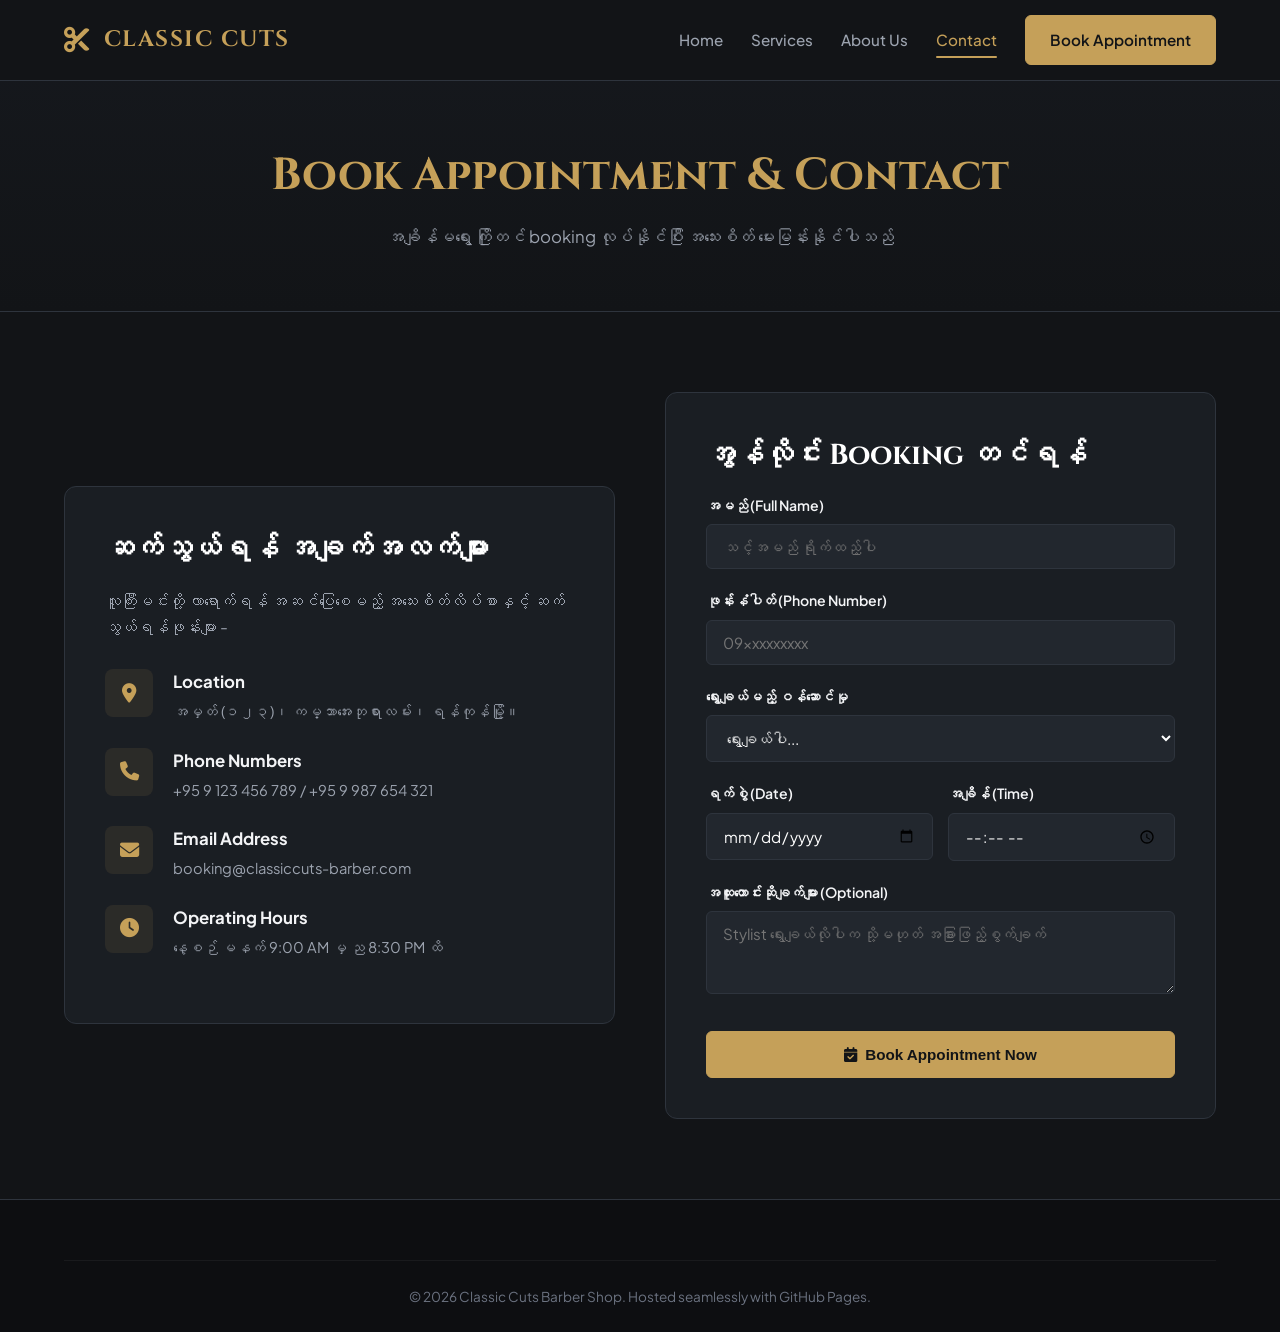
<file: contact.html>
<!DOCTYPE html>
<html lang="en">
<head>
  <meta charset="UTF-8">
  <meta name="viewport" content="width=device-width, initial-scale=1.0">
  <link rel="canonical" href="https://barber.swampyaeaung.site/" />
  <title>Contact & Booking - Classic Cuts</title>
  <link rel="stylesheet" href="css/style.css">
  <link rel="preconnect" href="https://fonts.googleapis.com">
  <link rel="preconnect" href="https://fonts.gstatic.com" crossorigin>
  <link href="https://fonts.googleapis.com/css2?family=Cinzel:wght@600;700;800&family=Plus+Jakarta+Sans:wght@300;400;500;600;700&display=swap" rel="stylesheet">
  <link rel="stylesheet" href="https://cdnjs.cloudflare.com/ajax/libs/font-awesome/6.5.1/css/all.min.css">
  <link rel="stylesheet" href="https://unpkg.com/aos@2.3.1/dist/aos.css">
  <!-- Cloudflare Turnstile Script -->
  <script src="https://challenges.cloudflare.com/turnstile/v0/api.js" async defer></script>
</head>
<body>
  <header class="navbar-wrapper" id="navbar">
    <div class="container nav-container">
      <a href="index.html" class="brand-logo">
        <i class="fa-solid fa-scissors"></i>
        <span>CLASSIC CUTS</span>
      </a>
      <nav class="nav-menu" id="navMenu">
        <a href="index.html" class="nav-link">Home</a>
        <a href="services.html" class="nav-link">Services</a>
        <a href="about.html" class="nav-link">About Us</a>
        <a href="contact.html" class="nav-link active">Contact</a>
        <a href="contact.html" class="btn btn-primary nav-cta">Book Appointment</a>
      </nav>
      <button class="mobile-toggle" id="mobileToggle" aria-label="Toggle menu">
        <i class="fa-solid fa-bars"></i>
      </button>
    </div>
  </header>

  <section class="page-header">
    <div class="container" data-aos="fade-up">
      <h1>Book Appointment & Contact</h1>
      <p>အချိန်မရွေး ကြိုတင် booking လုပ်နိုင်ပြီး အသေးစိတ် မေးမြန်းနိုင်ပါသည်</p>
    </div>
  </section>

  <section class="contact-section">
    <div class="container two-col-grid">
      <!-- Info Left -->
      <div class="contact-info-card" data-aos="fade-right">
        <h2>ဆက်သွယ်ရန် အချက်အလက်များ</h2>
        <p>လူကြီးမင်းတို့ လာရောက်ရန် အဆင်ပြေစေမည့် အသေးစိတ်လိပ်စာနှင့် ဆက်သွယ်ရန်ဖုန်းများ -</p>
        
        <div class="info-group">
          <div class="info-icon"><i class="fa-solid fa-location-dot"></i></div>
          <div>
            <h4>Location</h4>
            <p>အမှတ် (၁၂၃)၊ ကမ္ဘာအေးဘုရားလမ်း၊ ရန်ကုန်မြို့။</p>
          </div>
        </div>

        <div class="info-group">
          <div class="info-icon"><i class="fa-solid fa-phone"></i></div>
          <div>
            <h4>Phone Numbers</h4>
            <p>+95 9 123 456 789 / +95 9 987 654 321</p>
          </div>
        </div>

        <div class="info-group">
          <div class="info-icon"><i class="fa-solid fa-envelope"></i></div>
          <div>
            <h4>Email Address</h4>
            <p>booking@classiccuts-barber.com</p>
          </div>
        </div>

        <div class="info-group">
          <div class="info-icon"><i class="fa-solid fa-clock"></i></div>
          <div>
            <h4>Operating Hours</h4>
            <p>နေ့စဉ် မနက် 9:00 AM မှ ည 8:30 PM ထိ</p>
          </div>
        </div>
      </div>

      <!-- Booking Form Right -->
      <div class="booking-form-card" data-aos="fade-left">
        <h2>အွန်လိုင်း Booking တင်ရန်</h2>
        <form id="bookingForm">
          <div class="form-group">
            <label for="name">အမည် (Full Name)</label>
            <input type="text" id="name" required placeholder="သင့်အမည် ရိုက်ထည့်ပါ">
          </div>

          <div class="form-group">
            <label for="phone">ဖုန်းနံပါတ် (Phone Number)</label>
            <input type="tel" id="phone" required placeholder="09xxxxxxxxx">
          </div>

          <div class="form-group">
            <label for="service">ရွေးချယ်မည့် ဝန်ဆောင်မှု</label>
            <select id="service" required>
              <option value="">ရွေးချယ်ပါ...</option>
              <option value="fade">Signature Fade & Cut (15,000 MMK)</option>
              <option value="scissor">Classic Scissor Cut (12,000 MMK)</option>
              <option value="shave">Hot Towel Shave (10,000 MMK)</option>
              <option value="beard">Beard Sculpting (8,000 MMK)</option>
              <option value="facial">Charcoal Detox Facial (18,000 MMK)</option>
              <option value="combo">The Gentleman Full Combo (30,000 MMK)</option>
            </select>
          </div>

          <div class="form-row">
            <div class="form-group">
              <label for="date">ရက်စွဲ (Date)</label>
              <input type="date" id="date" required>
            </div>
            <div class="form-group">
              <label for="time">အချိန် (Time)</label>
              <input type="time" id="time" required>
            </div>
          </div>

          <div class="form-group">
            <label for="note">အထူးတောင်းဆိုချက်များ (Optional)</label>
            <textarea id="note" rows="3" placeholder="Stylist ရွေးချယ်လိုပါက သို့မဟုတ် အခြားဖြည့်စွက်ချက်"></textarea>
          </div>

          <!-- 1. Honeypot Field (Bot များအား ဖမ်းဆီးရန် လူမမြင်ရအောင် ဝှက်ထားသော အကွက်) -->
          <div style="display: none !important;" aria-hidden="true">
            <label for="website_url">Leave this empty</label>
            <input type="text" id="website_url" name="website_url" tabindex="-1" autocomplete="off">
          </div>

          <!-- 2. Cloudflare Turnstile CAPTCHA (သင့် Site Key ကို ဤနေရာတွင် ထည့်ပါ) -->
          <div class="form-group" style="margin-bottom: 15px;">
            <div class="cf-turnstile" data-sitekey="0x4AAAAAAFaZAum-LQpogjNj" data-theme="dark"></div>
          </div>

          <button type="submit" class="btn btn-primary submit-btn">
            <i class="fa-solid fa-calendar-check"></i> Book Appointment Now
          </button>
        </form>
        <div id="formFeedback" class="form-feedback hidden"></div>
      </div>
    </div>
  </section>

  <footer class="footer">
    <div class="container footer-bottom">
      <p>&copy; 2026 Classic Cuts Barber Shop. Hosted seamlessly with GitHub Pages.</p>
    </div>
  </footer>

  <script src="https://unpkg.com/aos@2.3.1/dist/aos.js"></script>
  <script src="js/main.js"></script>
</body>
</html>
</file>
<file: css/style.css>
/* -----------------------------------------------------------
   Theme Variables & Reset
----------------------------------------------------------- */
:root {
  --primary-gold: #c5a059;
  --primary-gold-hover: #dcb66f;
  --bg-dark: #121417;
  --bg-surface: #1a1e23;
  --bg-surface-elevated: #22272e;
  --text-main: #f3f4f6;
  --text-muted: #9ca3af;
  --border-color: #2e343d;
  --accent-glow: rgba(197, 160, 89, 0.2);
  --font-serif: 'Cinzel', serif;
  --font-sans: 'Plus Jakarta Sans', sans-serif;
  --transition-smooth: all 0.3s cubic-bezier(0.4, 0, 0.2, 1);
}

* {
  margin: 0;
  padding: 0;
  box-sizing: border-box;
}

body {
  font-family: var(--font-sans);
  background-color: var(--bg-dark);
  color: var(--text-main);
  line-height: 1.6;
  overflow-x: hidden;
}

a {
  text-decoration: none;
  color: inherit;
}

img {
  max-width: 100%;
  display: block;
}

/* -----------------------------------------------------------
   Layout Containers
----------------------------------------------------------- */
.container {
  width: 90%;
  max-width: 1200px;
  margin: 0 auto;
}

/* -----------------------------------------------------------
   Navbar Component (Responsive & Sticky)
----------------------------------------------------------- */
.navbar-wrapper {
  position: fixed;
  top: 0;
  left: 0;
  width: 100%;
  z-index: 1000;
  background-color: rgba(18, 20, 23, 0.85);
  backdrop-filter: blur(12px);
  border-bottom: 1px solid var(--border-color);
  transition: var(--transition-smooth);
}

.navbar-wrapper.scrolled {
  background-color: rgba(18, 20, 23, 0.98);
  box-shadow: 0 4px 20px rgba(0, 0, 0, 0.4);
}

.nav-container {
  display: flex;
  justify-content: space-between;
  align-items: center;
  height: 80px;
}

.brand-logo {
  display: flex;
  align-items: center;
  gap: 12px;
  font-family: var(--font-serif);
  font-size: 1.4rem;
  font-weight: 700;
  letter-spacing: 1.5px;
  color: var(--primary-gold);
}

.brand-logo i {
  font-size: 1.6rem;
}

.nav-menu {
  display: flex;
  align-items: center;
  gap: 28px;
}

.nav-link {
  font-size: 0.95rem;
  font-weight: 500;
  color: var(--text-muted);
  position: relative;
  transition: var(--transition-smooth);
}

.nav-link:hover,
.nav-link.active {
  color: var(--primary-gold);
}

.nav-link.active::after {
  content: '';
  position: absolute;
  bottom: -6px;
  left: 0;
  width: 100%;
  height: 2px;
  background-color: var(--primary-gold);
  border-radius: 2px;
}

.mobile-toggle {
  display: none;
  background: none;
  border: none;
  color: var(--primary-gold);
  font-size: 1.6rem;
  cursor: pointer;
}

/* -----------------------------------------------------------
   Buttons & Badges
----------------------------------------------------------- */
.btn {
  display: inline-flex;
  align-items: center;
  justify-content: center;
  gap: 8px;
  padding: 12px 24px;
  border-radius: 6px;
  font-weight: 600;
  font-size: 0.95rem;
  cursor: pointer;
  transition: var(--transition-smooth);
}

.btn-primary {
  background-color: var(--primary-gold);
  color: #121417;
  border: 1px solid var(--primary-gold);
}

.btn-primary:hover {
  background-color: var(--primary-gold-hover);
  border-color: var(--primary-gold-hover);
  transform: translateY(-2px);
  box-shadow: 0 6px 18px var(--accent-glow);
}

.btn-outline {
  background: transparent;
  color: var(--primary-gold);
  border: 1px solid var(--primary-gold);
}

.btn-outline:hover {
  background-color: rgba(197, 160, 89, 0.1);
  transform: translateY(-2px);
}

/* -----------------------------------------------------------
   Hero Section
----------------------------------------------------------- */
.hero-section {
  min-height: 90vh;
  position: relative;
  background-image: url('https://images.unsplash.com/photo-1585747860715-2ba37e788b70?auto=format&fit=crop&w=1920&q=80');
  background-size: cover;
  background-position: center;
  display: flex;
  align-items: center;
  padding-top: 80px;
}

.hero-overlay {
  position: absolute;
  inset: 0;
  background: linear-gradient(180deg, rgba(18, 20, 23, 0.7) 0%, rgba(18, 20, 23, 0.95) 100%);
}

.hero-content {
  position: relative;
  z-index: 2;
  max-width: 780px;
}

.sub-badge {
  display: inline-block;
  padding: 6px 14px;
  background: rgba(197, 160, 89, 0.15);
  border: 1px solid rgba(197, 160, 89, 0.3);
  color: var(--primary-gold);
  border-radius: 30px;
  font-size: 0.85rem;
  font-weight: 600;
  margin-bottom: 20px;
}

.hero-title {
  font-family: var(--font-serif);
  font-size: 3.2rem;
  line-height: 1.2;
  margin-bottom: 20px;
  color: #ffffff;
}

.hero-subtitle {
  font-size: 1.15rem;
  color: #d1d5db;
  margin-bottom: 35px;
}

.hero-actions {
  display: flex;
  gap: 16px;
  flex-wrap: wrap;
}

/* -----------------------------------------------------------
   Highlights Section
----------------------------------------------------------- */
.highlights-section {
  background-color: var(--bg-surface);
  padding: 35px 0;
  border-bottom: 1px solid var(--border-color);
}

.highlights-grid {
  display: grid;
  grid-template-columns: repeat(3, 1fr);
  gap: 25px;
}

.highlight-item {
  display: flex;
  align-items: center;
  gap: 18px;
}

.h-icon {
  width: 55px;
  height: 55px;
  border-radius: 50%;
  background: rgba(197, 160, 89, 0.1);
  color: var(--primary-gold);
  display: flex;
  align-items: center;
  justify-content: center;
  font-size: 1.4rem;
  border: 1px solid rgba(197, 160, 89, 0.25);
  flex-shrink: 0;
}

.highlight-item h3 {
  font-size: 1.05rem;
  margin-bottom: 4px;
}

.highlight-item p {
  font-size: 0.85rem;
  color: var(--text-muted);
}

/* -----------------------------------------------------------
   Cards Grid & Service Cards
----------------------------------------------------------- */
.preview-section,
.services-wrapper {
  padding: 80px 0;
}

.section-header {
  text-align: center;
  max-width: 650px;
  margin: 0 auto 50px;
}

.tagline {
  color: var(--primary-gold);
  text-transform: uppercase;
  font-size: 0.85rem;
  letter-spacing: 2px;
  font-weight: 700;
  display: block;
  margin-bottom: 8px;
}

.section-header h2 {
  font-family: var(--font-serif);
  font-size: 2.2rem;
  margin-bottom: 12px;
}

.cards-grid {
  display: grid;
  grid-template-columns: repeat(auto-fill, minmax(320px, 1fr));
  gap: 30px;
}

.service-card {
  background: var(--bg-surface);
  border: 1px solid var(--border-color);
  border-radius: 12px;
  overflow: hidden;
  transition: var(--transition-smooth);
  display: flex;
  flex-direction: column;
}

.service-card:hover {
  transform: translateY(-8px);
  border-color: var(--primary-gold);
  box-shadow: 0 12px 30px rgba(0, 0, 0, 0.45);
}

.card-img-wrap {
  position: relative;
  height: 220px;
  overflow: hidden;
}

.card-img-wrap img {
  width: 100%;
  height: 100%;
  object-fit: cover;
  transition: transform 0.5s ease;
}

.service-card:hover .card-img-wrap img {
  transform: scale(1.08);
}

.price-tag {
  position: absolute;
  top: 15px;
  right: 15px;
  background: rgba(18, 20, 23, 0.88);
  border: 1px solid var(--primary-gold);
  color: var(--primary-gold);
  font-weight: 700;
  padding: 5px 12px;
  border-radius: 6px;
  font-size: 0.9rem;
  backdrop-filter: blur(4px);
}

.card-body {
  padding: 24px;
  display: flex;
  flex-direction: column;
  flex-grow: 1;
}

.cat-pill {
  font-size: 0.75rem;
  font-weight: 600;
  color: var(--primary-gold);
  background: rgba(197, 160, 89, 0.1);
  padding: 3px 10px;
  border-radius: 4px;
  align-self: flex-start;
  margin-bottom: 10px;
}

.card-body h3 {
  font-size: 1.25rem;
  margin-bottom: 10px;
  color: #fff;
}

.card-body p {
  color: var(--text-muted);
  font-size: 0.92rem;
  margin-bottom: 20px;
  flex-grow: 1;
}

.card-meta {
  display: flex;
  justify-content: space-between;
  align-items: center;
  padding-top: 15px;
  border-top: 1px solid var(--border-color);
  font-size: 0.88rem;
  color: var(--text-muted);
}

.read-more, .book-now-btn {
  color: var(--primary-gold);
  font-weight: 600;
  transition: var(--transition-smooth);
}

.read-more:hover, .book-now-btn:hover {
  color: var(--primary-gold-hover);
  text-decoration: underline;
}

/* -----------------------------------------------------------
   Filter Buttons
----------------------------------------------------------- */
.filter-controls {
  display: flex;
  justify-content: center;
  gap: 12px;
  flex-wrap: wrap;
  margin-bottom: 45px;
}

.filter-btn {
  background: var(--bg-surface);
  border: 1px solid var(--border-color);
  color: var(--text-muted);
  padding: 10px 20px;
  border-radius: 30px;
  font-size: 0.9rem;
  font-weight: 600;
  cursor: pointer;
  transition: var(--transition-smooth);
}

.filter-btn:hover,
.filter-btn.active {
  background: var(--primary-gold);
  border-color: var(--primary-gold);
  color: #121417;
}

/* -----------------------------------------------------------
   Page Headers (About & Services & Contact)
----------------------------------------------------------- */
.page-header {
  padding: 140px 0 60px;
  text-align: center;
  background: linear-gradient(180deg, #16191e 0%, var(--bg-dark) 100%);
  border-bottom: 1px solid var(--border-color);
}

.page-header h1 {
  font-family: var(--font-serif);
  font-size: 2.8rem;
  margin-bottom: 12px;
  color: var(--primary-gold);
}

.page-header p {
  color: var(--text-muted);
  font-size: 1.05rem;
}

/* -----------------------------------------------------------
   Two Column Sections (Story & Contact)
----------------------------------------------------------- */
.about-story,
.contact-section {
  padding: 80px 0;
}

.two-col-grid {
  display: grid;
  grid-template-columns: 1fr 1fr;
  gap: 50px;
  align-items: center;
}

.story-img img {
  border-radius: 12px;
  border: 1px solid var(--border-color);
  box-shadow: 0 10px 30px rgba(0,0,0,0.5);
}

.story-text h2 {
  font-family: var(--font-serif);
  font-size: 2.2rem;
  margin-bottom: 18px;
}

.story-text p {
  color: var(--text-muted);
  margin-bottom: 16px;
}

.stats-row {
  display: flex;
  gap: 30px;
  margin-top: 30px;
}

.stat-card {
  background: var(--bg-surface);
  border: 1px solid var(--border-color);
  padding: 18px 24px;
  border-radius: 8px;
  text-align: center;
  flex: 1;
}

.stat-card h3 {
  font-size: 1.8rem;
  color: var(--primary-gold);
  font-family: var(--font-serif);
}

.stat-card p {
  font-size: 0.85rem;
  margin-bottom: 0;
}

/* -----------------------------------------------------------
   Contact & Form Styles
----------------------------------------------------------- */
.contact-info-card,
.booking-form-card {
  background: var(--bg-surface);
  border: 1px solid var(--border-color);
  padding: 40px;
  border-radius: 12px;
}

.contact-info-card h2,
.booking-form-card h2 {
  font-family: var(--font-serif);
  font-size: 1.8rem;
  margin-bottom: 15px;
  color: #fff;
}

.contact-info-card p {
  color: var(--text-muted);
  margin-bottom: 30px;
}

.info-group {
  display: flex;
  gap: 20px;
  margin-bottom: 24px;
}

.info-icon {
  width: 48px;
  height: 48px;
  border-radius: 8px;
  background: rgba(197, 160, 89, 0.1);
  color: var(--primary-gold);
  display: flex;
  align-items: center;
  justify-content: center;
  font-size: 1.2rem;
  flex-shrink: 0;
}

.info-group h4 {
  font-size: 1.05rem;
  margin-bottom: 4px;
}

.info-group p {
  margin-bottom: 0;
  font-size: 0.92rem;
}

.form-group {
  margin-bottom: 20px;
}

.form-group label {
  display: block;
  font-size: 0.88rem;
  font-weight: 600;
  margin-bottom: 8px;
  color: var(--text-main);
}

.form-group input,
.form-group select,
.form-group textarea {
  width: 100%;
  padding: 12px 16px;
  background: var(--bg-surface-elevated);
  border: 1px solid var(--border-color);
  border-radius: 6px;
  color: #fff;
  font-family: var(--font-sans);
  font-size: 0.95rem;
  transition: var(--transition-smooth);
}

.form-group input:focus,
.form-group select:focus,
.form-group textarea:focus {
  outline: none;
  border-color: var(--primary-gold);
  box-shadow: 0 0 0 3px var(--accent-glow);
}

.form-row {
  display: grid;
  grid-template-columns: 1fr 1fr;
  gap: 15px;
}

.submit-btn {
  width: 100%;
  padding: 14px;
  margin-top: 10px;
}

.form-feedback {
  margin-top: 20px;
  padding: 14px;
  border-radius: 6px;
  font-size: 0.92rem;
  text-align: center;
}

.form-feedback.success {
  background: rgba(34, 197, 94, 0.15);
  border: 1px solid #22c55e;
  color: #4ade80;
}

.hidden {
  display: none;
}

/* -----------------------------------------------------------
   CTA Banner & Footer
----------------------------------------------------------- */
.cta-banner {
  padding: 60px 0;
}

.banner-box {
  background: linear-gradient(135deg, #242930 0%, #171a1e 100%);
  border: 1px solid var(--primary-gold);
  padding: 50px 30px;
  border-radius: 12px;
  text-align: center;
}

.banner-box h2 {
  font-family: var(--font-serif);
  font-size: 2rem;
  margin-bottom: 12px;
}

.banner-box p {
  color: var(--text-muted);
  margin-bottom: 25px;
}

.footer {
  background: #0d0e11;
  border-top: 1px solid var(--border-color);
  padding: 60px 0 25px;
}

.footer-grid {
  display: grid;
  grid-template-columns: 2fr 1fr 1.5fr;
  gap: 40px;
  margin-bottom: 40px;
}

.footer-col h4 {
  font-family: var(--font-serif);
  color: var(--primary-gold);
  margin-bottom: 18px;
  font-size: 1.1rem;
}

.footer-links {
  list-style: none;
}

.footer-links li {
  margin-bottom: 10px;
}

.footer-links a {
  color: var(--text-muted);
  transition: var(--transition-smooth);
}

.footer-links a:hover {
  color: var(--primary-gold);
}

.footer-bottom {
  text-align: center;
  font-size: 0.85rem;
  color: #6b7280;
  border-top: 1px solid rgba(255, 255, 255, 0.05);
  padding-top: 25px;
}

/* -----------------------------------------------------------
   Responsive Breakpoints (Mobile & Tablet)
----------------------------------------------------------- */
@media (max-width: 992px) {
  .two-col-grid {
    grid-template-columns: 1fr;
  }
  .highlights-grid {
    grid-template-columns: 1fr;
  }
  .footer-grid {
    grid-template-columns: 1fr;
  }
}

@media (max-width: 768px) {
  .mobile-toggle {
    display: block;
  }

  .nav-menu {
    position: absolute;
    top: 80px;
    left: 0;
    width: 100%;
    background-color: var(--bg-dark);
    flex-direction: column;
    padding: 30px 20px;
    gap: 20px;
    border-bottom: 1px solid var(--border-color);
    transform: translateY(-150%);
    opacity: 0;
    visibility: hidden;
    transition: var(--transition-smooth);
  }

  .nav-menu.active {
    transform: translateY(0);
    opacity: 1;
    visibility: visible;
  }

  .hero-title {
    font-size: 2.2rem;
  }

  .form-row {
    grid-template-columns: 1fr;
  }
}
</file>
